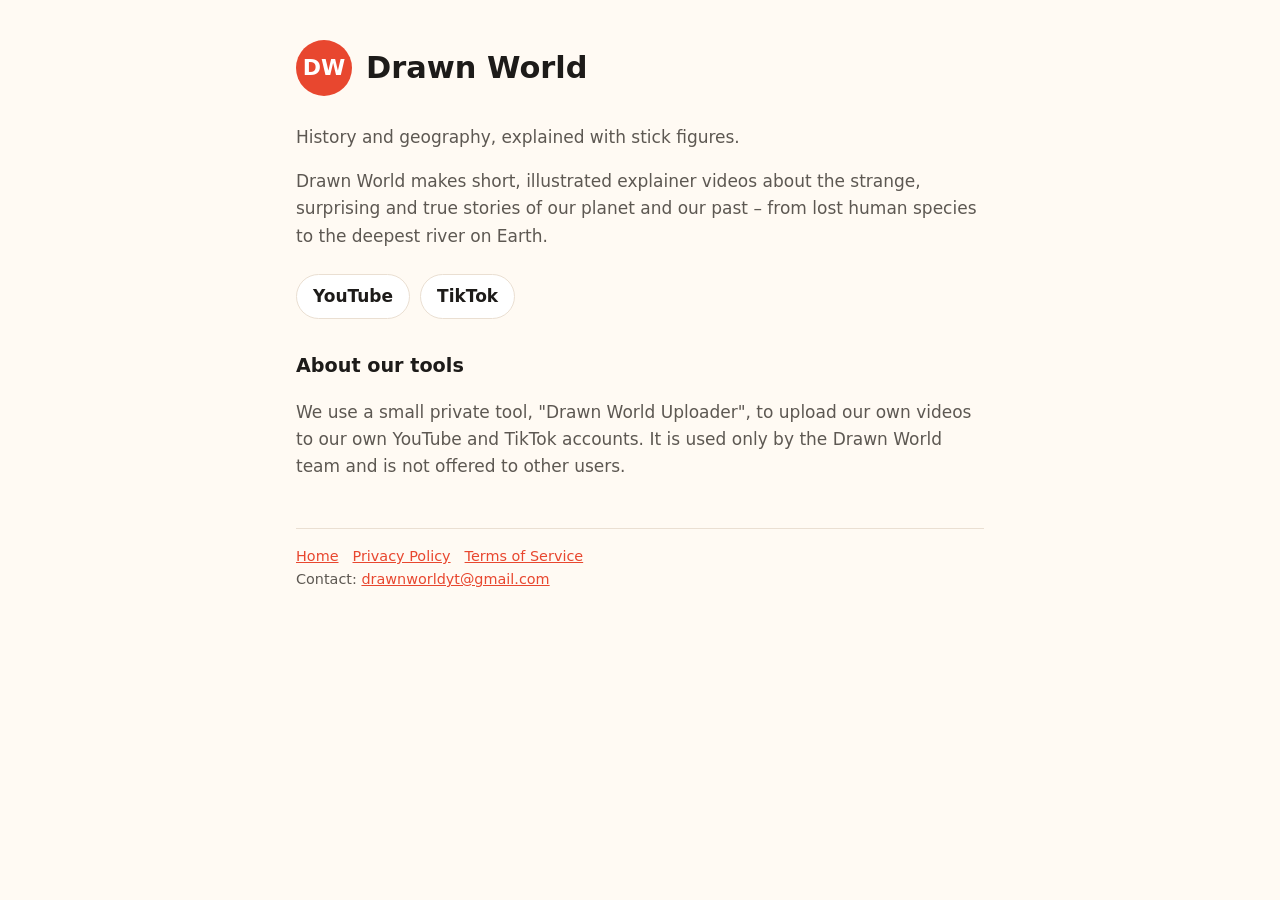
<file: index.html>
<!doctype html><html lang="en"><head><meta charset="utf-8"><meta name="viewport" content="width=device-width,initial-scale=1"><title>Drawn World</title><link rel="stylesheet" href="style.css"></head><body><main><header><div class="logo">DW</div><div><h1>Drawn World</h1></div></header>
<p>History and geography, explained with stick figures.</p>
<p>Drawn World makes short, illustrated explainer videos about the strange, surprising and true stories of our planet and our past – from lost human species to the deepest river on Earth.</p>
<div class="links">
<a href="https://www.youtube.com/channel/UCKDBQ-Nk8PU2HoV8novf18Q">YouTube</a>
<a href="https://www.tiktok.com/@drawnworldyt">TikTok</a>
</div>
<h2>About our tools</h2>
<p>We use a small private tool, "Drawn World Uploader", to upload our own videos to our own YouTube and TikTok accounts. It is used only by the Drawn World team and is not offered to other users.</p>
<footer><a href="index.html">Home</a><a href="privacy.html">Privacy Policy</a><a href="terms.html">Terms of Service</a><br>Contact: <a href="mailto:drawnworldyt@gmail.com">drawnworldyt@gmail.com</a></footer></main></body></html>
</file>
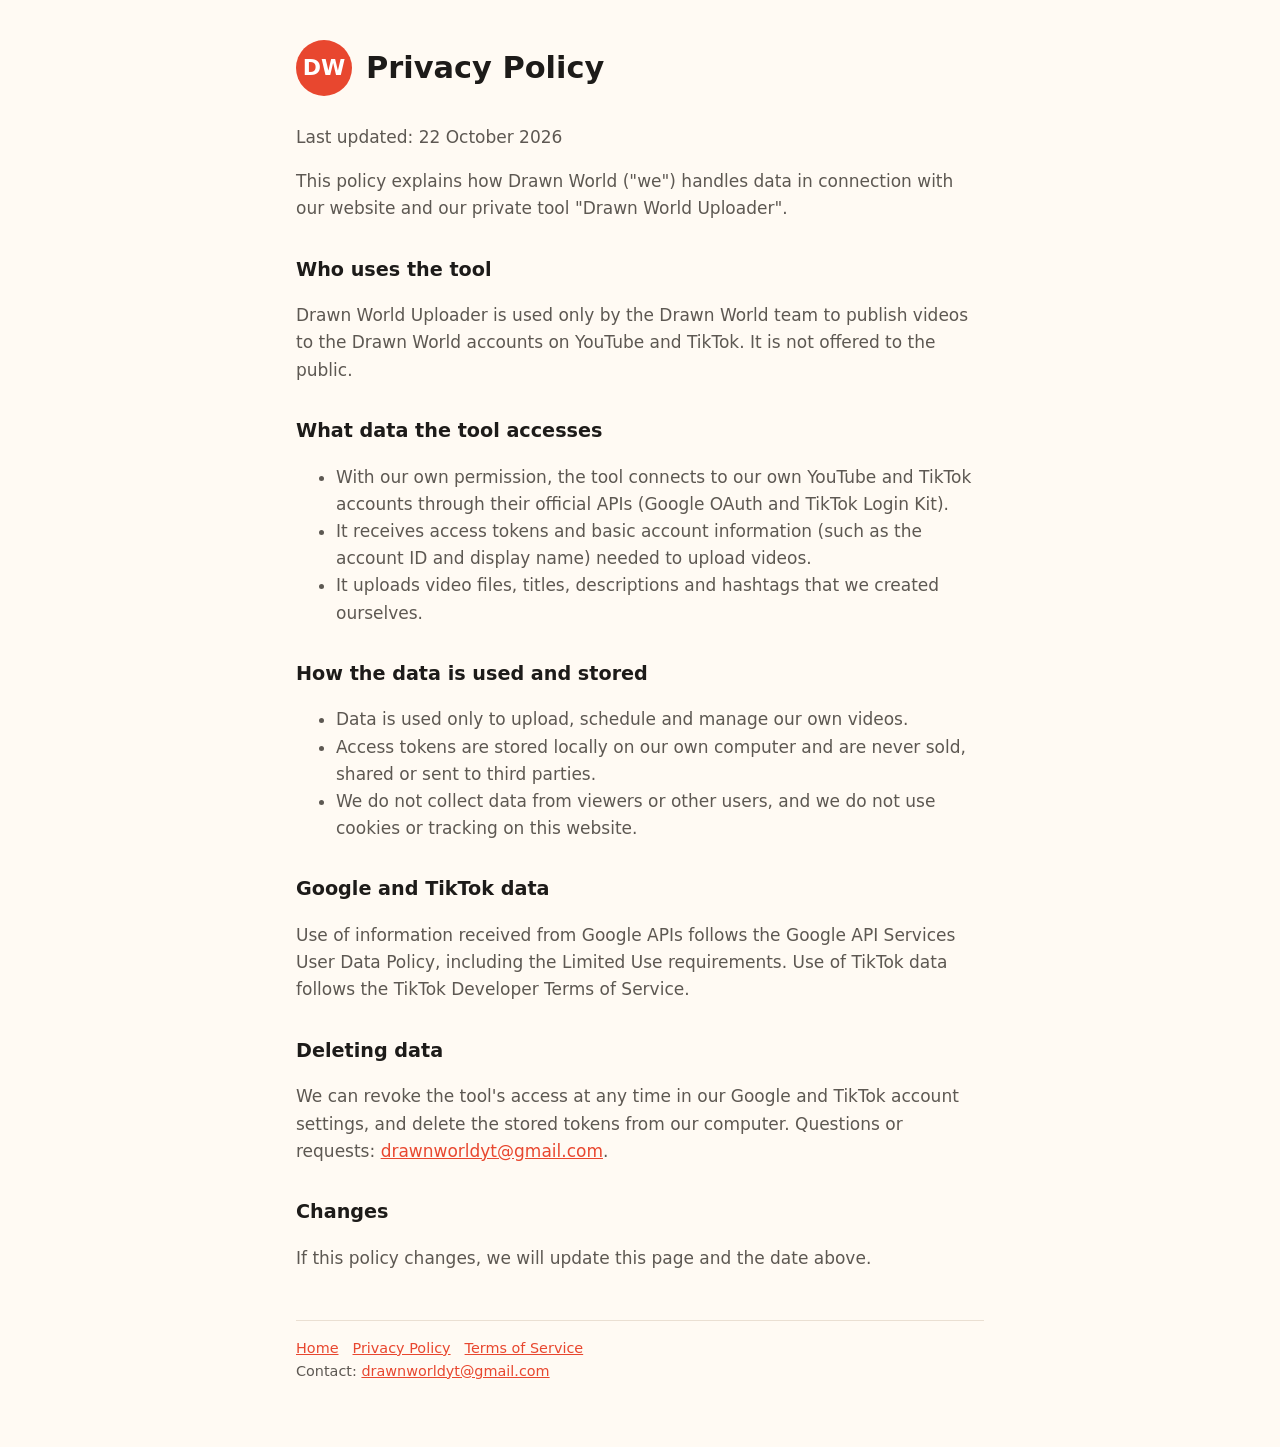
<file: privacy.html>
<!doctype html><html lang="en"><head><meta charset="utf-8"><meta name="viewport" content="width=device-width,initial-scale=1"><title>Privacy Policy – Drawn World</title><link rel="stylesheet" href="style.css"></head><body><main><header><div class="logo">DW</div><div><h1>Privacy Policy</h1></div></header>
<p>Last updated: 22 October 2026</p>
<p>This policy explains how Drawn World ("we") handles data in connection with our website and our private tool "Drawn World Uploader".</p>
<h2>Who uses the tool</h2>
<p>Drawn World Uploader is used only by the Drawn World team to publish videos to the Drawn World accounts on YouTube and TikTok. It is not offered to the public.</p>
<h2>What data the tool accesses</h2>
<ul>
<li>With our own permission, the tool connects to our own YouTube and TikTok accounts through their official APIs (Google OAuth and TikTok Login Kit).</li>
<li>It receives access tokens and basic account information (such as the account ID and display name) needed to upload videos.</li>
<li>It uploads video files, titles, descriptions and hashtags that we created ourselves.</li>
</ul>
<h2>How the data is used and stored</h2>
<ul>
<li>Data is used only to upload, schedule and manage our own videos.</li>
<li>Access tokens are stored locally on our own computer and are never sold, shared or sent to third parties.</li>
<li>We do not collect data from viewers or other users, and we do not use cookies or tracking on this website.</li>
</ul>
<h2>Google and TikTok data</h2>
<p>Use of information received from Google APIs follows the Google API Services User Data Policy, including the Limited Use requirements. Use of TikTok data follows the TikTok Developer Terms of Service.</p>
<h2>Deleting data</h2>
<p>We can revoke the tool's access at any time in our Google and TikTok account settings, and delete the stored tokens from our computer. Questions or requests: <a href="mailto:drawnworldyt@gmail.com">drawnworldyt@gmail.com</a>.</p>
<h2>Changes</h2>
<p>If this policy changes, we will update this page and the date above.</p>
<footer><a href="index.html">Home</a><a href="privacy.html">Privacy Policy</a><a href="terms.html">Terms of Service</a><br>Contact: <a href="mailto:drawnworldyt@gmail.com">drawnworldyt@gmail.com</a></footer></main></body></html>
</file>
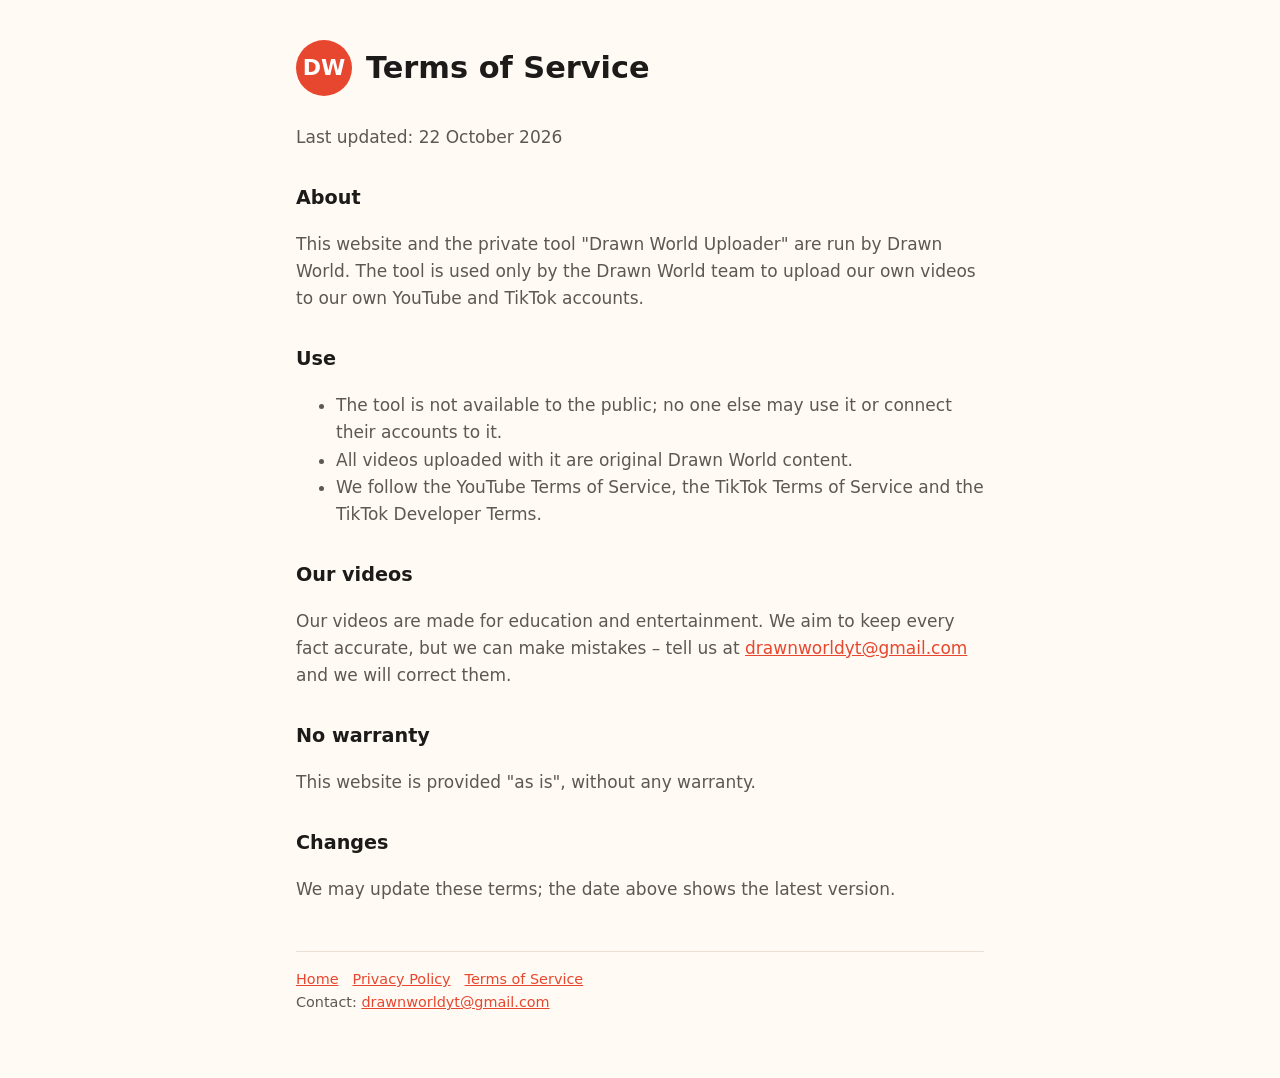
<file: terms.html>
<!doctype html><html lang="en"><head><meta charset="utf-8"><meta name="viewport" content="width=device-width,initial-scale=1"><title>Terms of Service – Drawn World</title><link rel="stylesheet" href="style.css"></head><body><main><header><div class="logo">DW</div><div><h1>Terms of Service</h1></div></header>
<p>Last updated: 22 October 2026</p>
<h2>About</h2>
<p>This website and the private tool "Drawn World Uploader" are run by Drawn World. The tool is used only by the Drawn World team to upload our own videos to our own YouTube and TikTok accounts.</p>
<h2>Use</h2>
<ul>
<li>The tool is not available to the public; no one else may use it or connect their accounts to it.</li>
<li>All videos uploaded with it are original Drawn World content.</li>
<li>We follow the YouTube Terms of Service, the TikTok Terms of Service and the TikTok Developer Terms.</li>
</ul>
<h2>Our videos</h2>
<p>Our videos are made for education and entertainment. We aim to keep every fact accurate, but we can make mistakes – tell us at <a href="mailto:drawnworldyt@gmail.com">drawnworldyt@gmail.com</a> and we will correct them.</p>
<h2>No warranty</h2>
<p>This website is provided "as is", without any warranty.</p>
<h2>Changes</h2>
<p>We may update these terms; the date above shows the latest version.</p>
<footer><a href="index.html">Home</a><a href="privacy.html">Privacy Policy</a><a href="terms.html">Terms of Service</a><br>Contact: <a href="mailto:drawnworldyt@gmail.com">drawnworldyt@gmail.com</a></footer></main></body></html>
</file>
<file: style.css>
:root{--bg:#fffaf3;--ink:#1d1b19;--muted:#5d5852;--accent:#e8472f;--card:#fff;--line:#eadfd2}
@media (prefers-color-scheme:dark){:root{--bg:#171513;--ink:#f3eee8;--muted:#b3aba2;--card:#211e1b;--line:#38322c}}
*{box-sizing:border-box}body{margin:0;background:var(--bg);color:var(--ink);font:17px/1.6 system-ui,-apple-system,Segoe UI,Roboto,sans-serif}
main{max-width:720px;margin:0 auto;padding:40px 16px 64px}
header{display:flex;align-items:center;gap:14px;margin-bottom:28px}
.logo{width:56px;height:56px;border-radius:50%;background:var(--accent);display:grid;place-items:center;color:#fff;font-weight:800;font-size:22px}
h1{font-size:1.9rem;line-height:1.2;margin:0}h2{font-size:1.2rem;margin:32px 0 6px}
p,li{color:var(--muted)}a{color:var(--accent)}
.links{display:flex;flex-wrap:wrap;gap:10px;margin:24px 0}
.links a{background:var(--card);border:1px solid var(--line);border-radius:999px;padding:8px 16px;text-decoration:none;color:var(--ink);font-weight:600}
footer{margin-top:48px;padding-top:16px;border-top:1px solid var(--line);font-size:.9rem;color:var(--muted)}
footer a{margin-right:14px}
</file>
